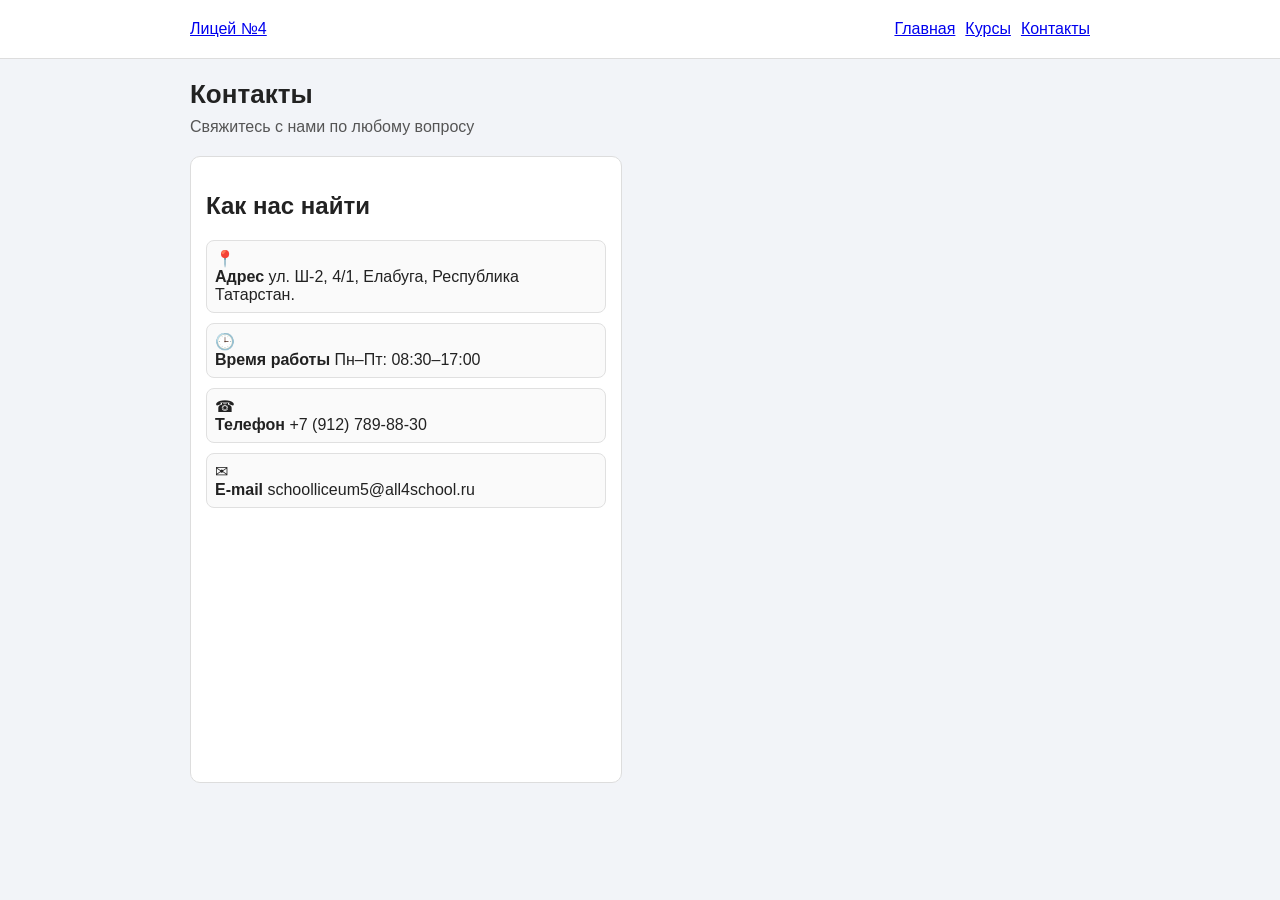
<file: contacs.html>
<!DOCTYPE html>
<html lang="ru">
<head>
  <meta charset="UTF-8" />
  <meta name="viewport" content="width=device-width, initial-scale=1.0" />
  <title>Лицей 4 — Контакты</title>
  <link rel="stylesheet" href="style.css" />
</head>
<body>
  <header class="site-nav">
    <div class="container nav-inner">
      <a class="logo" href="sashawa.html">Лицей №4</a>
      <nav class="nav-links">
        <a href="sashawa.html">Главная</a>
        <a href="index2.html">Курсы</a>
        <a class="active" href="contacs.html">Контакты</a>
      </nav>
    </div>
  </header>

 <div class="container">
  <div class="hero">
    <h1>Контакты</h1>
    <p>Свяжитесь с нами по любому вопросу</p>
  </div>
  <div class="grid">
    <div class="card card-left">
      <h2>Как нас найти</h2>
      <div class="info">
        <div class="info-item">
          <div class="badge">📍</div>
          <div class="info-text">
            <b>Адрес</b>
            <span>ул. Ш-2, 4/1, Елабуга, Республика Татарстан.</span>
          </div>
        </div>
        <div class="info-item">
          <div class="badge">🕒</div>
          <div class="info-text">
            <b>Время работы</b>
            <span>Пн–Пт: 08:30–17:00</span>
          </div>
        </div>
        <div class="info-item">
          <div class="badge">☎</div>
          <div class="info-text">
            <b>Телефон</b>
            <span>+7 (912) 789-88-30</span>
          </div>
        </div>
        <div class="info-item">
          <div class="badge">✉</div>
          <div class="info-text">
            <b>E-mail</b>
            <span>schoolliceum5@all4school.ru</span>
          </div>
        </div>
      </div>
      <div class="map">
        <iframe
          src="https://yandex.ru/map-widget/v1/?um=constructor%3A951a15d51e4090be25745ed69409bf15f4264b57492bc0af8742fdc7be6752be&amp;source=constructor"
          width="100%"
          height="240"
          frameborder="0">
        </iframe>
      </div>
    </div>
</body>
</html>
</file>
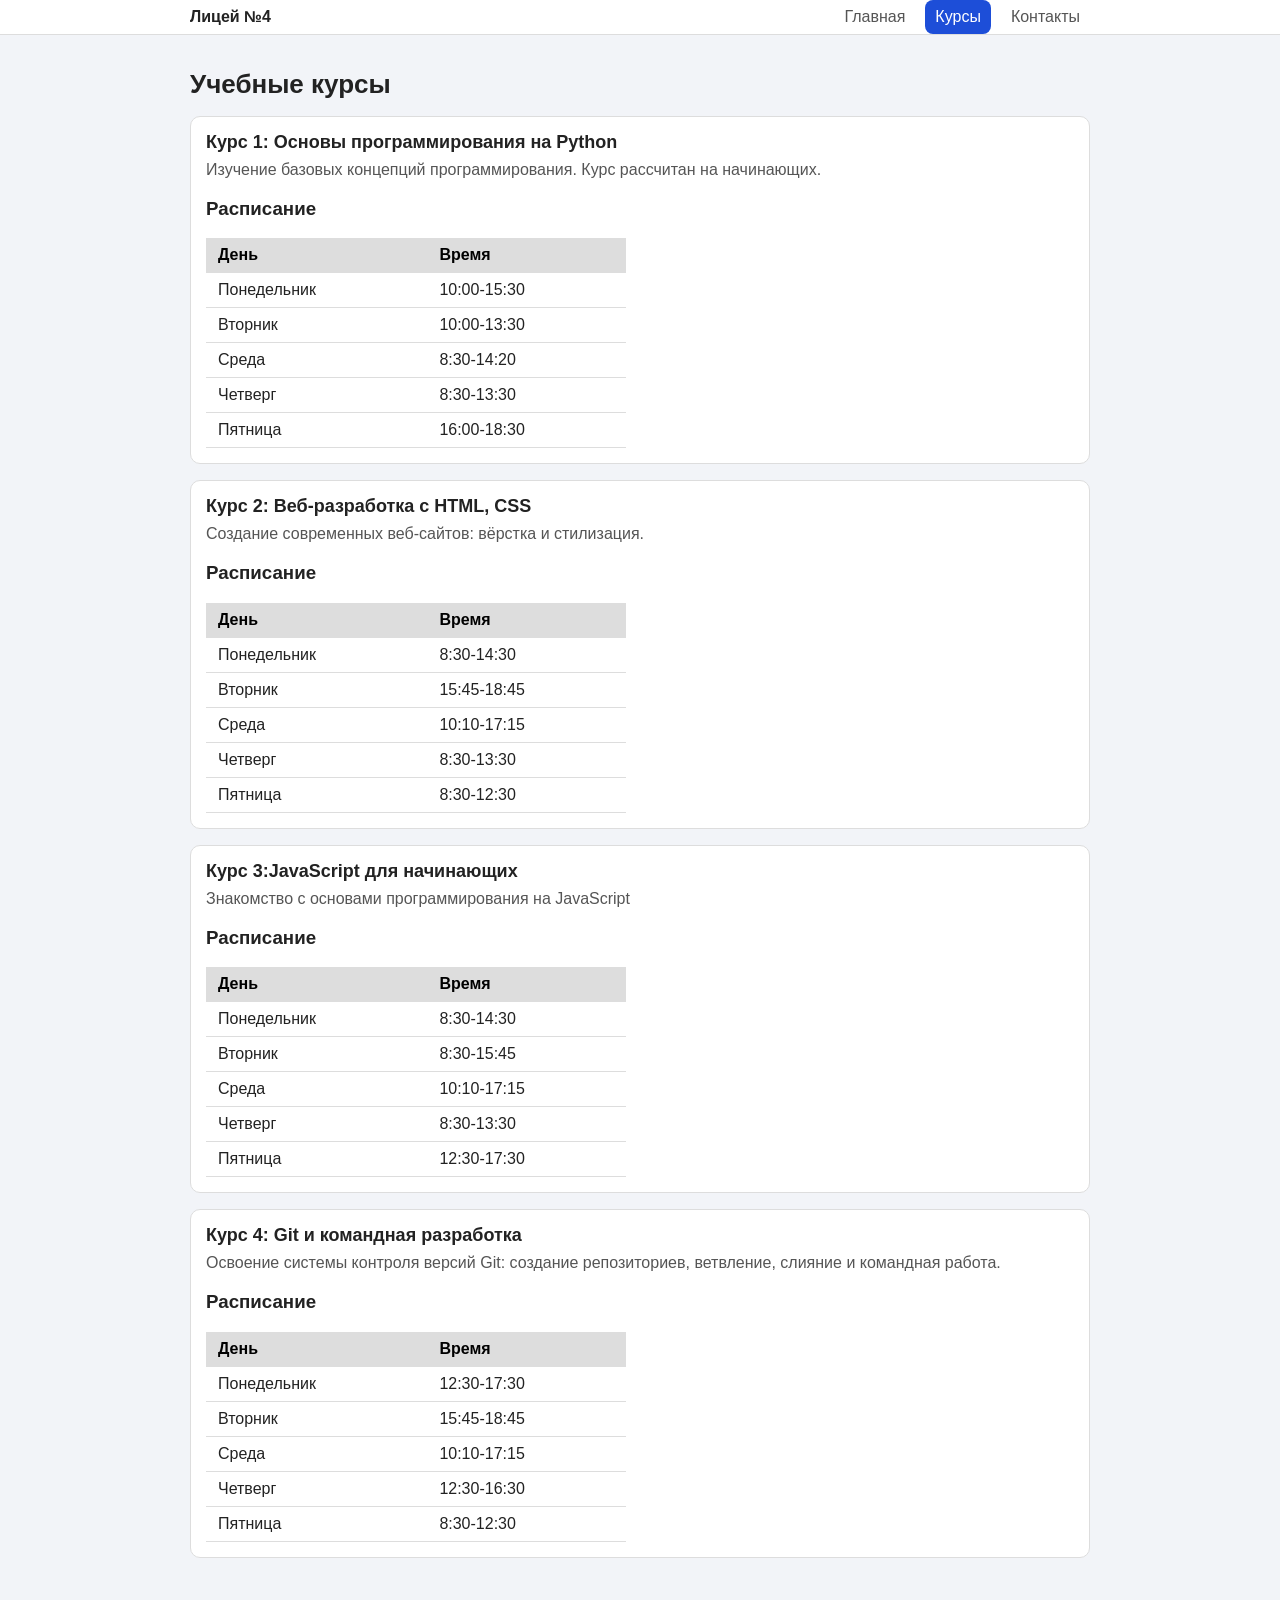
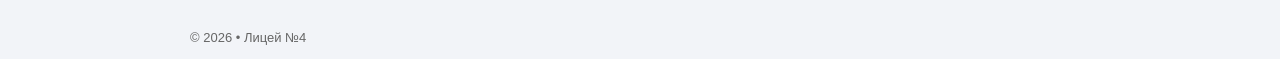
<file: index2.html>
<!DOCTYPE html>
<html lang="ru">
<head>
    <meta charset="UTF-8">
    <meta name="viewport" content="width=device-width, initial-scale=1.0">
    <title>Учебные курсы</title>
    <link rel="stylesheet" href="style2.css" />
</head>
<body>
    <!-- Навигация -->
    <header class="site-nav">
      <div class="container nav-inner">
        <a class="logo" href="sashawa.html">Лицей №4</a>
        <nav class="nav-links">
          <a href="sashawa.html">Главная</a>
          <a class="active" href="index2.html">Курсы</a>
          <a href="contacs.html">Контакты</a>
        </nav>
      </div>
    </header>

    <div class="container">
      <h1>Учебные курсы</h1>

    <div class="course">
        <h2>Курс 1: Основы программирования на Python</h2>
        <p>Изучение базовых концепций программирования. Курс рассчитан на начинающих.</p>
    <h3>Расписание</h3>
    <table class="table">
        <thead>
            <tr>
                <th>День</th>
                <th>Время</th>
            </tr>
        </thead>
        <tbody>
            <tr>
                <td>Понедельник</td>
                <td>10:00-15:30</td>
            </tr>
            <tr>
                <td>Вторник</td>
                <td>10:00-13:30</td>
            </tr>
            <tr>
                <td>Среда</td>
                <td>8:30-14:20</td>
            </tr>
            <tr>
                <td>Четверг</td>
                <td>8:30-13:30</td>
            </tr>
            <tr>
                <td>Пятница</td>
                <td>16:00-18:30</td>
            </tr>
        </tbody>
    </table>
    </div>

    <div class="course">
        <h2>Курс 2: Веб-разработка с HTML, CSS</h2>
        <p>Создание современных веб-сайтов: вёрстка и стилизация.</p>
        <h3>Расписание</h3>
    <table class="table">
        <thead>
            <tr>
                <th>День</th>
                <th>Время</th>
            </tr>
        </thead>
        <tbody>
            <tr>
                <td>Понедельник</td>
                <td>8:30-14:30</td>
            </tr>
            <tr>
                <td>Вторник</td>
                <td>15:45-18:45</td>
            </tr>
            <tr>
                <td>Среда</td>
                <td>10:10-17:15</td>
            </tr>
            <tr>
                <td>Четверг</td>
                <td>8:30-13:30</td>
            </tr>
            <tr>
                <td>Пятница</td>
                <td>8:30-12:30</td>
            </tr>
        </tbody>
    </table>
    </div>
    <div class="course">
        <h2>Курс 3:JavaScript для начинающих </h2>
        <p>Знакомство с основами программирования на JavaScript</p>
        <h3>Расписание</h3>
    <table class="table">
        <thead>
            <tr>
                <th>День</th>
                <th>Время</th>
            </tr>
        </thead>
        <tbody>
            <tr>
                <td>Понедельник</td>
                <td>8:30-14:30</td>
            </tr>
            <tr>
                <td>Вторник</td>
                <td>8:30-15:45</td>
            </tr>
            <tr>
                <td>Среда</td>
                <td>10:10-17:15</td>
            </tr>
            <tr>
                <td>Четверг</td>
                <td>8:30-13:30</td>
            </tr>
            <tr>
                <td>Пятница</td>
                <td>12:30-17:30</td>
            </tr>
        </tbody>
    </table>
    </div>
    <div class="course">
        <h2>Курс 4: Git и командная разработка</h2>
        <p>Освоение системы контроля версий Git: создание репозиториев, ветвление, слияние и командная работа.</p>
        <h3>Расписание</h3>
    <table class="table">
        <thead>
            <tr>
                <th>День</th>
                <th>Время</th>
            </tr>
        </thead>
        <tbody>
            <tr>
                <td>Понедельник</td>
                <td>12:30-17:30</td>
            </tr>
            <tr>
                <td>Вторник</td>
                <td>15:45-18:45</td>
            </tr>
            <tr>
                <td>Среда</td>
                <td>10:10-17:15</td>
            </tr>
            <tr>
                <td>Четверг</td>
                <td>12:30-16:30</td>
            </tr>
            <tr>
                <td>Пятница</td>
                <td>8:30-12:30</td>
            </tr>
        </tbody>
    </table>
    </div>

    </div>

    <footer class="site-footer">
      <div class="container">
        <span>© 2026 • Лицей №4</span>
      </div>
    </footer>
</body>
</html>
</file>
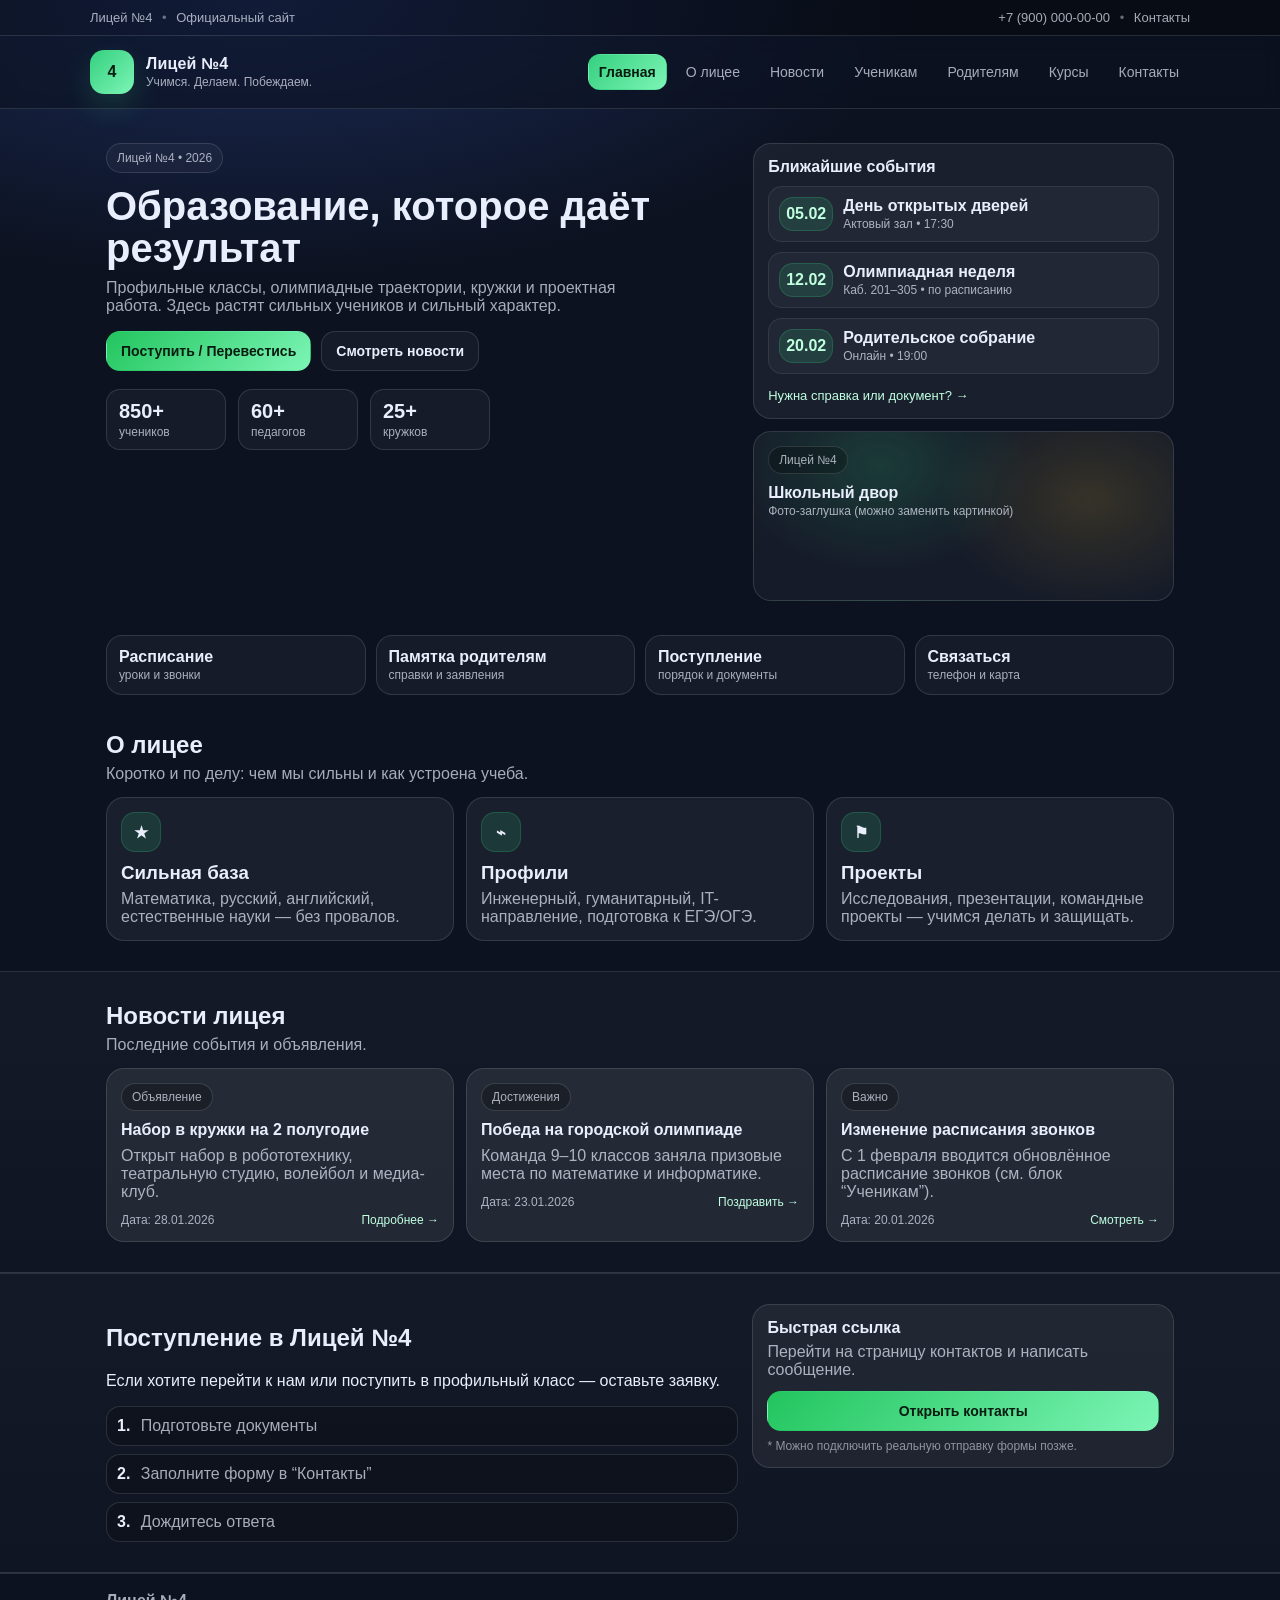
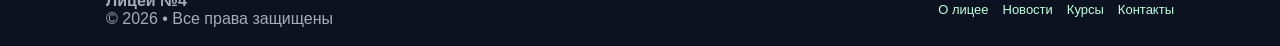
<file: sashawa.html>
<!doctype html>
<html lang="ru">
<head>
  <meta charset="utf-8" />
  <meta name="viewport" content="width=device-width, initial-scale=1" />
  <title>Лицей №4 — Главная</title>
  <link rel="stylesheet" href="main.css" />
</head>
<body>

  <!-- Верхняя полоска -->
  <div class="topline">
    <div class="wrap topline-inner">
      <div class="top-left">
        <span>Лицей №4</span>
        <span class="dot">•</span>
        <span>Официальный сайт</span>
      </div>
      <div class="top-right">
        <a href="tel:+79000000000">+7 (900) 000-00-00</a>
        <span class="dot">•</span>
        <a href="contacs.html">Контакты</a>
      </div>
    </div>
  </div>

  <!-- Шапка -->
  <header class="header">
    <div class="wrap header-inner">
      <a class="brand" href="sashawa.html">
        <div class="brand-mark">4</div>
        <div class="brand-text">
          <div class="brand-title">Лицей №4</div>
          <div class="brand-sub">Учимся. Делаем. Побеждаем.</div>
        </div>
      </a>

      <nav class="menu">
        <a class="active" href="sashawa.html">Главная</a>
        <a href="#about">О лицее</a>
        <a href="#news">Новости</a>
        <a href="#students">Ученикам</a>
        <a href="#parents">Родителям</a>
        <a href="index2.html">Курсы</a>
        <a href="contacs.html">Контакты</a>
      </nav>
    </div>
  </header>

  <!-- Hero -->
  <section class="hero">
    <div class="wrap hero-inner">
      <div class="hero-left">
        <div class="pill">Лицей №4 • 2026</div>
        <h1>Образование, которое даёт результат</h1>
        <p>
          Профильные классы, олимпиадные траектории, кружки и проектная работа.
          Здесь растят сильных учеников и сильный характер.
        </p>

        <div class="hero-actions">
          <a class="btn primary" href="#apply">Поступить / Перевестись</a>
          <a class="btn ghost" href="#news">Смотреть новости</a>
        </div>

        <div class="stats">
          <div class="stat">
            <b>850+</b>
            <span>учеников</span>
          </div>
          <div class="stat">
            <b>60+</b>
            <span>педагогов</span>
          </div>
          <div class="stat">
            <b>25+</b>
            <span>кружков</span>
          </div>
        </div>
      </div>

      <div class="hero-right">
        <div class="hero-card">
          <div class="hero-card-title">Ближайшие события</div>

          <div class="event">
            <div class="event-date">05.02</div>
            <div class="event-info">
              <b>День открытых дверей</b>
              <span>Актовый зал • 17:30</span>
            </div>
          </div>

          <div class="event">
            <div class="event-date">12.02</div>
            <div class="event-info">
              <b>Олимпиадная неделя</b>
              <span>Каб. 201–305 • по расписанию</span>
            </div>
          </div>

          <div class="event">
            <div class="event-date">20.02</div>
            <div class="event-info">
              <b>Родительское собрание</b>
              <span>Онлайн • 19:00</span>
            </div>
          </div>

          <a class="mini-link" href="contacs.html">Нужна справка или документ? →</a>
        </div>

        <div class="hero-photo">
          <div class="photo-badge">Лицей №4</div>
          <div class="photo-text">
            <b>Школьный двор</b>
            <span>Фото-заглушка (можно заменить картинкой)</span>
          </div>
        </div>
      </div>
    </div>
  </section>

  <!-- Быстрые ссылки -->
  <section class="quick">
    <div class="wrap quick-grid">
      <a class="quick-item" href="#students">
        <b>Расписание</b>
        <span>уроки и звонки</span>
      </a>
      <a class="quick-item" href="#parents">
        <b>Памятка родителям</b>
        <span>справки и заявления</span>
      </a>
      <a class="quick-item" href="#apply">
        <b>Поступление</b>
        <span>порядок и документы</span>
      </a>
      <a class="quick-item" href="contacs.html">
        <b>Связаться</b>
        <span>телефон и карта</span>
      </a>
    </div>
  </section>

  <!-- О лицее -->
  <section id="about" class="section">
    <div class="wrap">
      <div class="section-head">
        <h2>О лицее</h2>
        <p>Коротко и по делу: чем мы сильны и как устроена учеба.</p>
      </div>

      <div class="cards">
        <div class="card">
          <div class="icon">★</div>
          <h3>Сильная база</h3>
          <p>Математика, русский, английский, естественные науки — без провалов.</p>
        </div>

        <div class="card">
          <div class="icon">⌁</div>
          <h3>Профили</h3>
          <p>Инженерный, гуманитарный, IT-направление, подготовка к ЕГЭ/ОГЭ.</p>
        </div>

        <div class="card">
          <div class="icon">⚑</div>
          <h3>Проекты</h3>
          <p>Исследования, презентации, командные проекты — учимся делать и защищать.</p>
        </div>
      </div>
    </div>
  </section>

  <!-- Новости -->
  <section id="news" class="section alt">
    <div class="wrap">
      <div class="section-head">
        <h2>Новости лицея</h2>
        <p>Последние события и объявления.</p>
      </div>

      <div class="news-grid">
        <article class="news">
          <div class="news-tag">Объявление</div>
          <h3>Набор в кружки на 2 полугодие</h3>
          <p>Открыт набор в робототехнику, театральную студию, волейбол и медиа-клуб.</p>
          <div class="news-bottom">
            <span>Дата: 28.01.2026</span>
            <a href="#apply">Подробнее →</a>
          </div>
        </article>

        <article class="news">
          <div class="news-tag">Достижения</div>
          <h3>Победа на городской олимпиаде</h3>
          <p>Команда 9–10 классов заняла призовые места по математике и информатике.</p>
          <div class="news-bottom">
            <span>Дата: 23.01.2026</span>
            <a href="contacs.html">Поздравить →</a>
          </div>
        </article>

        <article class="news">
          <div class="news-tag">Важно</div>
          <h3>Изменение расписания звонков</h3>
          <p>С 1 февраля вводится обновлённое расписание звонков (см. блок “Ученикам”).</p>
          <div class="news-bottom">
            <span>Дата: 20.01.2026</span>
            <a href="#students">Смотреть →</a>
          </div>
        </article>
      </div>
    </div>
  </section>



  <!-- Поступление -->
  <section class="section alt" id="apply">
    <div class="wrap cta">
      <div class="cta-left">
        <h2>Поступление в Лицей №4</h2>
        <p>Если хотите перейти к нам или поступить в профильный класс — оставьте заявку.</p>
        <div class="cta-steps">
          <div class="step"><b>1.</b> Подготовьте документы</div>
          <div class="step"><b>2.</b> Заполните форму в “Контакты”</div>
          <div class="step"><b>3.</b> Дождитесь ответа</div>
        </div>
      </div>
      <div class="cta-right">
        <div class="cta-card">
          <b>Быстрая ссылка</b>
          <p>Перейти на страницу контактов и написать сообщение.</p>
          <a class="btn primary full" href="contacs.html">Открыть контакты</a>
          <span class="hint">* Можно подключить реальную отправку формы позже.</span>
        </div>
      </div>
    </div>
  </section>

  <footer class="footer">
    <div class="wrap footer-inner">
      <div>
        <b>Лицей №4</b>
        <div class="muted">© 2026 • Все права защищены</div>
      </div>
      <div class="footer-links">
        <a href="#about">О лицее</a>
        <a href="#news">Новости</a>
        <a href="index2.html">Курсы</a>
        <a href="contacs.html">Контакты</a>
      </div>
    </div>
  </footer>

</body>
</html>
</file>
<file: style.css>
body {
  margin: 0;
  font-family: Arial, sans-serif;
  background: #f2f4f8;
  color: #222;
}
.site-nav {
  position: sticky;
  top: 0;
  z-index: 10;
  background: #fff;
  border-bottom: 1px solid #ddd;
}
.nav-inner {
  display: flex;
  align-items: center;
  justify-content: space-between;
  gap: 12px;
  padding: 12px 0;
}

.nav-links {
  display: flex;
  flex-wrap: wrap;
  gap: 10px;
}

.container {
  width: 100%;
  max-width: 900px;
  margin: 0 auto;
  padding: 20px;
}

.hero {
  margin-bottom: 20px;
}

.hero h1 {
  margin: 0 0 8px;
  font-size: 26px;
}

.hero p {
  margin: 0;
  color: #555;
}
.grid {
  width: 100%;
  overflow: hidden;
}
.card {
  width: 48%;
  background: #fff;
  border: 1px solid #ddd;
  border-radius: 10px;
  padding: 15px;
  box-sizing: border-box;
}
.info-item {
  width: 100%;
  overflow: hidden;
  padding: 8px;
  border: 1px solid #e0e0e0;
  border-radius: 8px;
  background: #fafafa;
  margin-bottom: 10px;
  box-sizing: border-box;
}
.map {
  margin-top: 15px;
}

.map-placeholder {
  height: 160px;
  border: 1px dashed #ccc;
  border-radius: 8px;
  background: #f7f7f7;
  text-align: center;
  padding-top: 55px;
  box-sizing: border-box;
  color: #666;
  font-size: 14px;
}
form {
  width: 100%;
}

.form-row {
  width: 100%;
  overflow: hidden;
  margin-bottom: 10px;
}

.form-col {
  width: 48%;
  float: left;
}

.form-col.right {
  float: right;
}
</file>
<file: style2.css>
body {
  margin: 0;
  font-family: Arial, sans-serif;
  background: #f2f4f8;
  color: #222;
}

/* Навигация (общая для страниц) */
.site-nav {
  position: sticky;
  top: 0;
  z-index: 10;
  background: #fff;
  border-bottom: 1px solid #ddd;
}
.container {
  max-width: 900px;
  margin: 0 auto;
  padding: 20px;
}
.site-nav .container,
.site-footer .container {
  padding-top: 0;
  padding-bottom: 0;
}
.nav-inner {
  display: flex;
  align-items: center;
  justify-content: space-between;
  gap: 12px;
  padding: 12px 0;
}
.logo {
  font-weight: 700;
  color: #222;
  text-decoration: none;
}
.nav-links {
  display: flex;
  flex-wrap: wrap;
  gap: 10px;
}
.nav-links a {
  padding: 8px 10px;
  border-radius: 8px;
  color: #555;
  text-decoration: none;
}
.nav-links a:hover {
  background: #f2f4f8;
  color: #222;
}
.nav-links a.active {
  background: #1d4ed8;
  color: #fff;
}

h1 {
  margin: 14px 0 8px;
  font-size: 26px;
}

.course {
  background: #fff;
  border: 1px solid #ddd;
  border-radius: 10px;
  padding: 15px;
  margin: 16px 0;
}
.course h2 {
  margin: 0 0 8px;
  font-size: 18px;
}
.course p {
  margin: 0 0 8px;
  color: #555;
}

.table {
  width: 100%;
  max-width: 420px;
  border-collapse: collapse;
  margin-top: 10px;
}
.table th,
.table td {
  padding: 8px 12px;
  text-align: left;
  border-bottom: 1px solid #ddd;
}
.table th {
  background-color: #ddd;
  font-weight: bold;
  color: #000;
}

.site-footer {
  margin-top: 22px;
  padding: 14px 0;
  color: #666;
  font-size: 13px;
}
</file>
<file: main.css>
:root{
  --bg: #0c1220;
  --bg2: #0f1a33;
  --card: rgba(255,255,255,.06);
  --card2: rgba(255,255,255,.08);
  --text: #e9eefc;
  --muted: rgba(233,238,252,.7);
  --line: rgba(255,255,255,.12);
  --accent: #35d07f;   /* зелёный */
  --accent2:#22c55e;
  --warn: #fbbf24;
}

*{ box-sizing: border-box; }

body{
  margin:0;
  font-family: Arial, sans-serif;
  background: radial-gradient(1200px 501px at 20% 0%, #1a2a55 0%, var(--bg) 55%) , var(--bg);
  color: var(--text);
}

a{ color: inherit; text-decoration: none; }

.wrap{
  max-width: 1100px;
  margin: 0 auto;
  padding: 0 16px;
}

/* Верхняя линия */
.topline{
  background: rgba(0,0,0,.35);
  border-bottom: 1px solid var(--line);
}
.topline-inner{
  display:flex;
  justify-content: space-between;
  gap: 12px;
  padding: 10px 0;
  font-size: 13px;
  color: var(--muted);
}
.dot{ opacity:.6; margin: 0 6px; }
.top-right a:hover{ text-decoration: underline; }

/* Шапка */
.header{
  position: sticky;
  top: 0;
  z-index: 5;
  backdrop-filter: blur(8px);
  background: rgba(12,18,32,.55);
  border-bottom: 1px solid var(--line);
}
.header-inner{
  display:flex;
  align-items:center;
  justify-content: space-between;
  gap: 14px;
  padding: 14px 0;
}

.brand{
  display:flex;
  align-items:center;
  gap: 12px;
}
.brand-mark{
  width: 44px;
  height: 44px;
  border-radius: 14px;
  display:flex;
  align-items:center;
  justify-content:center;
  font-weight: 800;
  color: #072012;
  background: linear-gradient(135deg, var(--accent), #7cf5b6);
  box-shadow: 0 12px 30px rgba(53,208,127,.18);
}
.brand-title{ font-weight: 800; letter-spacing: .2px; }
.brand-sub{ font-size: 12px; color: var(--muted); margin-top: 2px; }

.menu{
  display:flex;
  flex-wrap: wrap;
  gap: 8px;
  justify-content:flex-end;
}
.menu a{
  font-size: 14px;
  padding: 9px 10px;
  border: 1px solid transparent;
  border-radius: 12px;
  color: var(--muted);
}
.menu a:hover{
  border-color: var(--line);
  color: var(--text);
  background: rgba(255,255,255,.05);
}
.menu a.active{
  color: #071b10;
  background: linear-gradient(135deg, var(--accent), #7cf5b6);
  border-color: transparent;
  font-weight: 700;
}

/* Hero */
.hero{
  padding: 34px 0 20px;
}
.hero-inner{
  display:grid;
  grid-template-columns: 1.2fr .8fr;
  gap: 16px;
  align-items: start;
}
.pill{
  display:inline-block;
  font-size: 12px;
  padding: 7px 10px;
  border: 1px solid var(--line);
  border-radius: 999px;
  color: var(--muted);
  background: rgba(255,255,255,.04);
}
.hero h1{
  margin: 12px 0 10px;
  font-size: 40px;
  line-height: 1.05;
}
.hero p{
  margin: 0;
  color: var(--muted);
  max-width: 560px;
}

.hero-actions{
  display:flex;
  gap: 10px;
  margin-top: 16px;
  flex-wrap: wrap;
}

.btn{
  display:inline-flex;
  align-items:center;
  justify-content:center;
  padding: 11px 14px;
  border-radius: 14px;
  border: 1px solid var(--line);
  background: rgba(255,255,255,.04);
  color: var(--text);
  font-weight: 700;
  font-size: 14px;
}
.btn:hover{ background: rgba(255,255,255,.07); }

.btn.primary{
  border-color: transparent;
  color: #071b10;
  background: linear-gradient(135deg, var(--accent2), #7cf5b6);
}
.btn.ghost{
  color: var(--text);
}
.btn.full{ width: 100%; }

.stats{
  display:flex;
  gap: 12px;
  margin-top: 18px;
  flex-wrap: wrap;
}
.stat{
  padding: 10px 12px;
  border: 1px solid var(--line);
  border-radius: 14px;
  background: rgba(255,255,255,.04);
  min-width: 120px;
}
.stat b{ font-size: 20px; }
.stat span{ display:block; font-size: 12px; color: var(--muted); margin-top: 2px; }

/* Hero right cards */
.hero-card, .hero-photo{
  border: 1px solid var(--line);
  border-radius: 18px;
  background: var(--card);
  padding: 14px;
}
.hero-card-title{
  font-weight: 800;
  margin-bottom: 10px;
}
.event{
  display:flex;
  gap: 10px;
  padding: 10px;
  border-radius: 14px;
  background: rgba(255,255,255,.04);
  border: 1px solid rgba(255,255,255,.08);
  margin-bottom: 10px;
}
.event-date{
  width: 54px;
  border-radius: 14px;
  background: rgba(53,208,127,.14);
  border: 1px solid rgba(53,208,127,.22);
  color: #bfffe0;
  display:flex;
  align-items:center;
  justify-content:center;
  font-weight: 800;
}
.event-info b{ display:block; }
.event-info span{ display:block; font-size: 12px; color: var(--muted); margin-top: 2px; }

.mini-link{
  display:inline-block;
  margin-top: 4px;
  font-size: 13px;
  color: #bfffe0;
}
.mini-link:hover{ text-decoration: underline; }

.hero-photo{
  margin-top: 12px;
  min-height: 170px;
  position: relative;
  overflow: hidden;
  background:
    radial-gradient(250px 180px at 30% 20%, rgba(53,208,127,.18), transparent 60%),
    radial-gradient(250px 180px at 80% 40%, rgba(251,191,36,.14), transparent 60%),
    rgba(255,255,255,.04);
}
.photo-badge{
  display:inline-block;
  margin-bottom: 10px;
  padding: 6px 10px;
  border-radius: 999px;
  font-size: 12px;
  background: rgba(0,0,0,.25);
  border: 1px solid var(--line);
  color: var(--muted);
}
.photo-text b{ display:block; }
.photo-text span{ display:block; font-size: 12px; color: var(--muted); margin-top: 2px; }

/* Quick */
.quick{ padding: 14px 0 6px; }
.quick-grid{
  display:grid;
  grid-template-columns: repeat(4, 1fr);
  gap: 10px;
}
.quick-item{
  border: 1px solid var(--line);
  border-radius: 16px;
  padding: 12px;
  background: rgba(255,255,255,.04);
}
.quick-item b{ display:block; }
.quick-item span{ display:block; margin-top: 2px; font-size: 12px; color: var(--muted); }
.quick-item:hover{ background: rgba(255,255,255,.07); }

/* Sections */
.section{ padding: 30px 0; }
.section.alt{
  background: linear-gradient(180deg, rgba(255,255,255,.03), rgba(255,255,255,.01));
  border-top: 1px solid var(--line);
  border-bottom: 1px solid var(--line);
}
.section-head h2{
  margin: 0 0 6px;
  font-size: 24px;
}
.section-head p{
  margin: 0;
  color: var(--muted);
}

/* Cards */
.cards{
  margin-top: 14px;
  display:grid;
  grid-template-columns: repeat(3, 1fr);
  gap: 12px;
}
.card{
  border: 1px solid var(--line);
  border-radius: 18px;
  background: var(--card);
  padding: 14px;
}
.icon{
  width: 40px;
  height: 40px;
  border-radius: 14px;
  display:flex;
  align-items:center;
  justify-content:center;
  background: rgba(53,208,127,.14);
  border: 1px solid rgba(53,208,127,.22);
  margin-bottom: 10px;
  font-weight: 800;
}
.card h3{ margin: 0 0 6px; }
.card p{ margin: 0; color: var(--muted); }

/* News */
.news-grid{
  margin-top: 14px;
  display:grid;
  grid-template-columns: repeat(3, 1fr);
  gap: 12px;
}
.news{
  border: 1px solid var(--line);
  border-radius: 18px;
  background: var(--card2);
  padding: 14px;
}
.news-tag{
  display:inline-block;
  font-size: 12px;
  padding: 6px 10px;
  border-radius: 999px;
  border: 1px solid rgba(255,255,255,.14);
  background: rgba(0,0,0,.25);
  color: var(--muted);
  margin-bottom: 10px;
}
.news h3{ margin: 0 0 8px; font-size: 16px; }
.news p{ margin: 0; color: var(--muted); }
.news-bottom{
  margin-top: 12px;
  display:flex;
  justify-content: space-between;
  gap: 10px;
  font-size: 12px;
  color: var(--muted);
}
.news-bottom a{ color: #bfffe0; }
.news-bottom a:hover{ text-decoration: underline; }

/* Split panels */
.split{
  display:grid;
  grid-template-columns: 1fr 1fr;
  gap: 14px;
}
.panel h2{ margin: 0 0 6px; }
.muted{ color: var(--muted); }

.box{
  margin-top: 12px;
  border: 1px solid var(--line);
  border-radius: 18px;
  background: rgba(255,255,255,.04);
  padding: 14px;
}
.box h3{ margin: 0 0 10px; font-size: 16px; }

.list{
  margin: 0;
  padding-left: 18px;
  color: var(--muted);
}
.list li{ margin: 6px 0; }
.list b{ color: var(--text); }

.hint{
  display:block;
  margin-top: 8px;
  font-size: 12px;
  color: rgba(233,238,252,.55);
}

/* Chips */
.chips{ display:flex; flex-wrap: wrap; gap: 8px; }
.chip{
  padding: 7px 10px;
  border-radius: 999px;
  border: 1px solid rgba(53,208,127,.22);
  background: rgba(53,208,127,.10);
  color: #bfffe0;
  font-size: 12px;
}

/* FAQ */
.faq{ display:grid; gap: 10px; }
.qa{
  padding: 10px;
  border-radius: 14px;
  border: 1px solid rgba(255,255,255,.12);
  background: rgba(0,0,0,.18);
}
.qa b{ display:block; }
.qa span{ display:block; margin-top: 4px; color: var(--muted); font-size: 13px; }

/* CTA */
.cta{
  display:grid;
  grid-template-columns: 1.2fr .8fr;
  gap: 14px;
  align-items: start;
}
.cta-steps{ margin-top: 10px; display:grid; gap: 8px; }
.step{
  padding: 10px;
  border-radius: 14px;
  border: 1px solid rgba(255,255,255,.12);
  background: rgba(0,0,0,.18);
  color: var(--muted);
}
.step b{ color: var(--text); margin-right: 6px; }

.cta-card{
  border: 1px solid var(--line);
  border-radius: 18px;
  background: rgba(255,255,255,.06);
  padding: 14px;
}
.cta-card b{ display:block; margin-bottom: 6px; }
.cta-card p{ margin: 0 0 12px; color: var(--muted); }

/* Footer */
.footer{
  border-top: 1px solid var(--line);
  padding: 18px 0;
  color: var(--muted);
}
.footer-inner{
  display:flex;
  justify-content: space-between;
  gap: 12px;
  align-items: center;
}

.footer-links{
  display:flex;
  gap: 14px;
  flex-wrap: wrap;
}
.footer-links a{
  color: #bfffe0;
  font-size: 13px;
}
.footer-links a:hover{ text-decoration: underline; }

/* Адаптив */
@media (max-width: 900px){
  .hero-inner{ grid-template-columns: 1fr; }
  .cards{ grid-template-columns: 1fr; }
  .news-grid{ grid-template-columns: 1fr; }
  .quick-grid{ grid-template-columns: repeat(2, 1fr); }
  .split{ grid-template-columns: 1fr; }
  .cta{ grid-template-columns: 1fr; }
}

@media (max-width: 520px){
  .hero h1{ font-size: 32px; }
  .quick-grid{ grid-template-columns: 1fr; }
}
</file>
